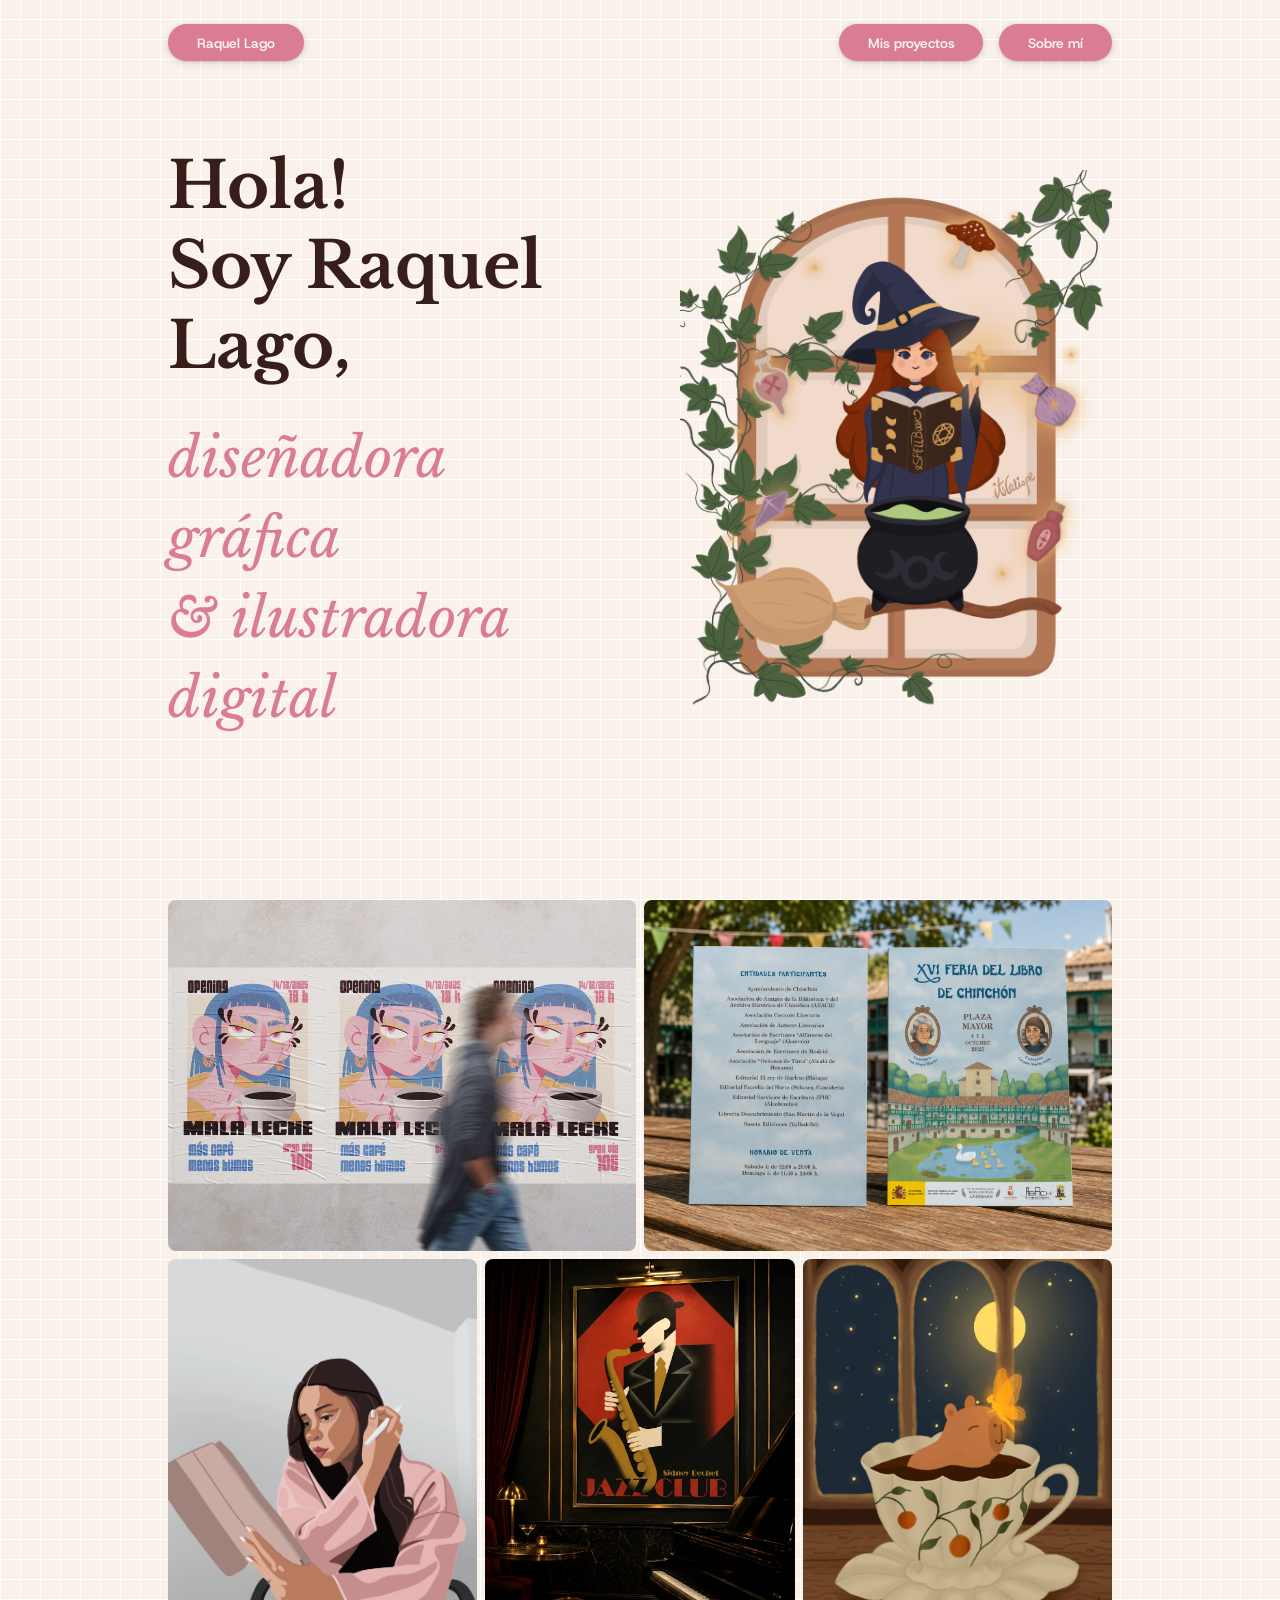
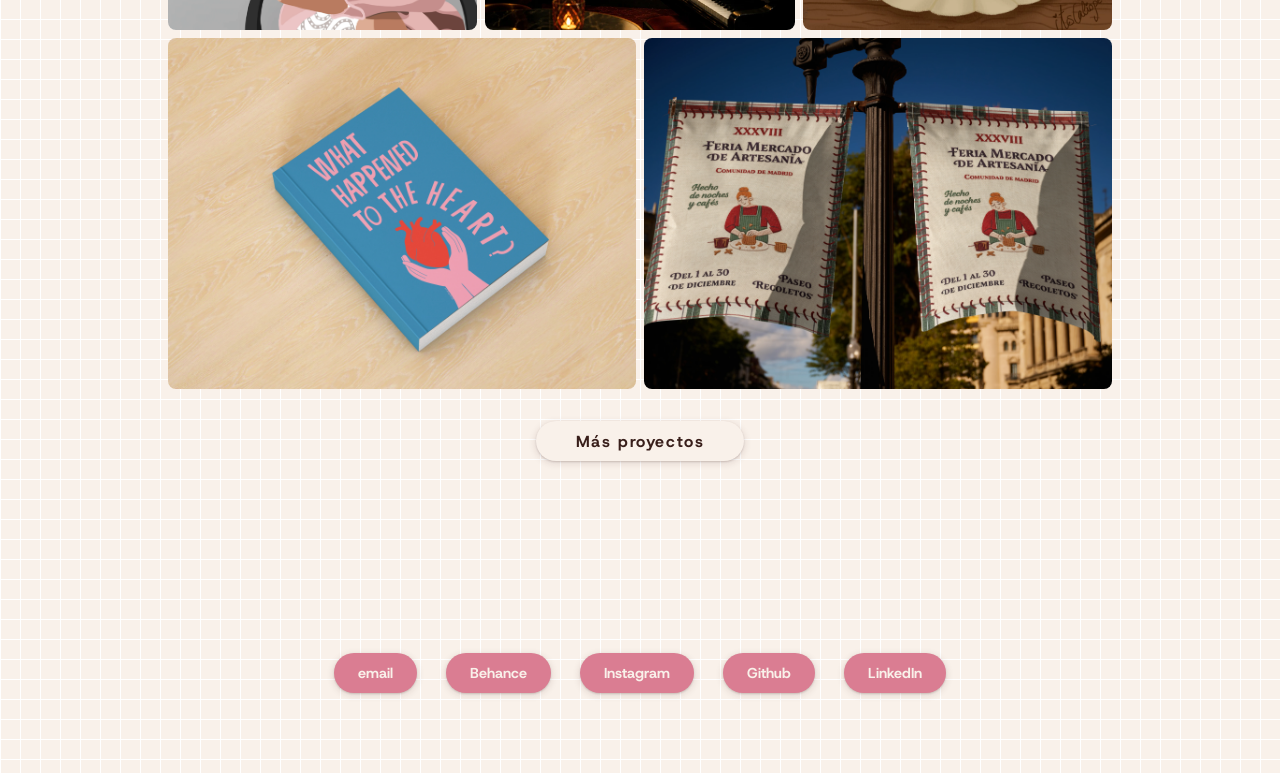
<file: index.html>
<!DOCTYPE html>
<html lang="es">
<head>
    <meta charset="UTF-8">
    <meta name="viewport" content="width=device-width, initial-scale=1.0">
    <link rel="preconnect" href="https://fonts.googleapis.com">
    <link rel="preconnect" href="https://fonts.gstatic.com" crossorigin>
    <link href="https://fonts.googleapis.com/css2?family=Libre+Baskerville:ital,wght@0,400;0,700;1,400&family=Host+Grotesk:ital,wght@0,300;0,400;0,500;0,600;0,700;1,300;1,400&display=swap" rel="stylesheet">
    <link rel="icon" type="favicon" href="img/icono_hada.png"/>
    <link rel="stylesheet" href="estilo/styles.css">
    <title>Raquel Lago</title>
</head>

<body>

<!-- NAV -------------------------------------------------------------------------------->
   
   <nav class="nav">
        <a href="index.html" class="enlace__index">
            <div class="nav__title-container">
                <p class="nav__title">Raquel Lago</p>
            </div>
        </a>
        <div class="menu__lista">
            <a href="mis_proyectos.html" class="nav__btn">Mis proyectos</a>
            <a href="sobre_mi.html" class="nav__btn">Sobre mí</a>
        </div>
    </nav>

<!-- HERO ---------------------------------------------------------------------------------->
    
	<section class="hero hero--index">
        <div class="hero__columna-texto">
            <div class="hero__titulo">
                <h1>Hola!<br>Soy Raquel Lago,</h1>
            </div>
            <div class="hero__subtitulo">
                <h2>diseñadora gráfica<br>& ilustradora digital</h2>
            </div>
        </div>
        <div class="hero__columna-imagen">
            <video
                class="hero__imagen"
                src="video/Penelope_video.webm"
                poster="img/preview/Penelope.png"
				title= "Ilustración animada Raquel Lago"
                muted
                loop
                playsinline
                preload="none">
            </video>
        </div>
    </section>

<!-- GALERÍA ---------------------------------------------------------------------------------->
    
	<section class="galeria">
        <div class="galeria__mosaico">
		
            <div class="galeria__fila galeria__fila--2col">
                <div class="galeria__imagen-contenedor">
                    <img src="img/preview/Preview1_index.webp" alt="Mala Leche - Raquel Lago">
                </div>
				 <div class="galeria__imagen-contenedor">
                    <img src="img/preview/Preview2_index.webp" alt="Feria del libro -  Raquel Lago">
                </div>
            </div>

            <div class="galeria__fila galeria__fila--3col">
                <div class="galeria__imagen-contenedor">
                    <img src="img/preview/Preview3_index.webp" alt="Retrato - Raquel Lago">
                </div>
                <div class="galeria__imagen-contenedor">
                    <img src="img/preview/Preview4_index.webp" alt="Jass Club - Raquel Lago">
                </div>
                <div class="galeria__imagen-contenedor">
                    <img src="img/preview/Preview5_index.webp" alt="Ilustracion Capibara - Raquel Lago">
                </div>
            </div>

            <div class="galeria__fila galeria__fila--2col">
                <div class="galeria__imagen-contenedor">
                    <img src="img/preview/Preview6_index.webp" alt="What Happened - Raquel Lago">
                </div>
                <div class="galeria__imagen-contenedor">
                    <img src="img/preview/Preview7_index.webp" alt="Feria Mercado de Artesania - Raquel Lago">
                </div>
            </div>

        </div>
    </section>

    <div class="galeria__button">
        <button type="button">
            <a href="mis_proyectos.html">Más proyectos</a>
        </button>
    </div>

<!-- FOOTER ---------------------------------------------------------------------------------->
    
	<footer>
        <div class="footer__container">
            <div class="footer__container-links">
                <a href="mailto:itscaliope.art@gmail.com" target="_blank">email</a>
                <a href="https://www.behance.net/itscaliope" target="_blank">Behance</a>
                <a href="https://www.instagram.com/itscaliope.art/" target="_blank">Instagram</a>
                <a href="#" target="_blank">Github</a>
                <a href="https://www.linkedin.com/in/itscaliope/" target="_blank">LinkedIn</a>
            </div>
        </div>
    </footer>

    <script src="js/script.js"></script>

</body>
</html>
</file>
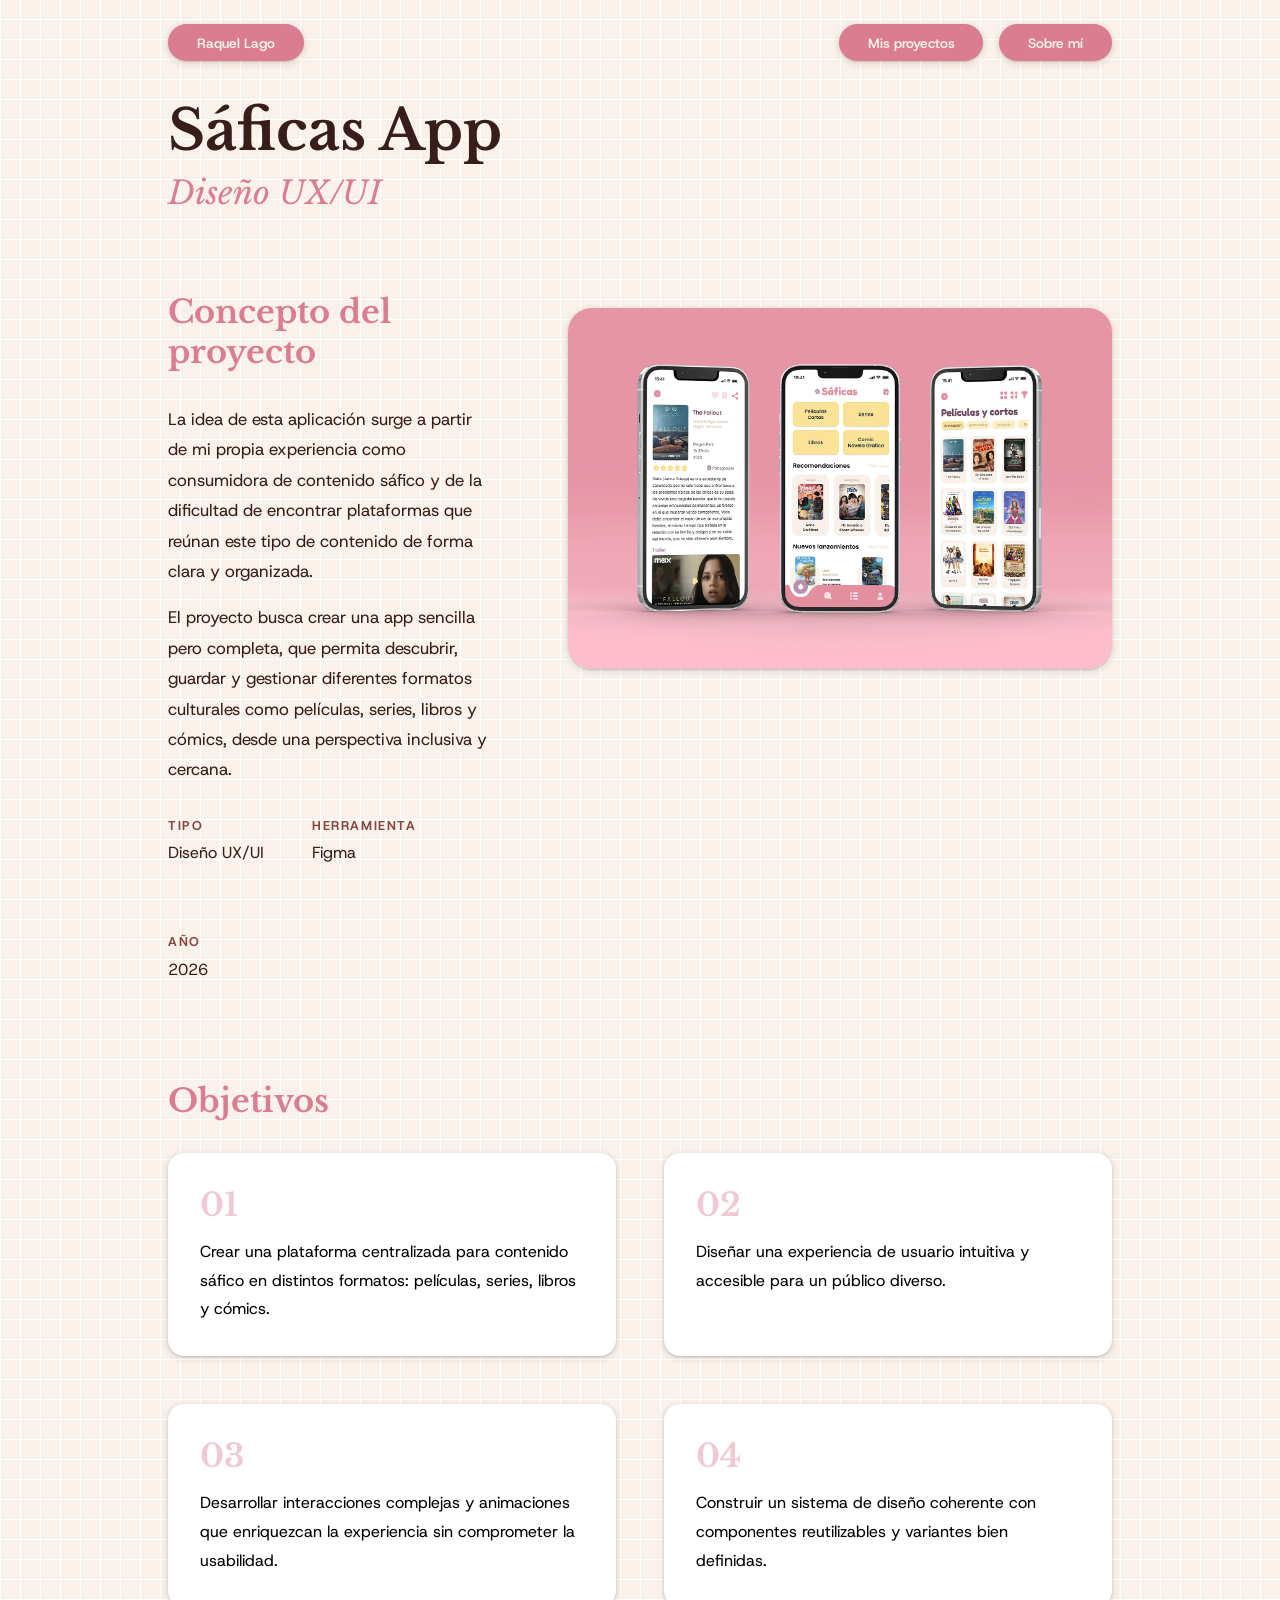
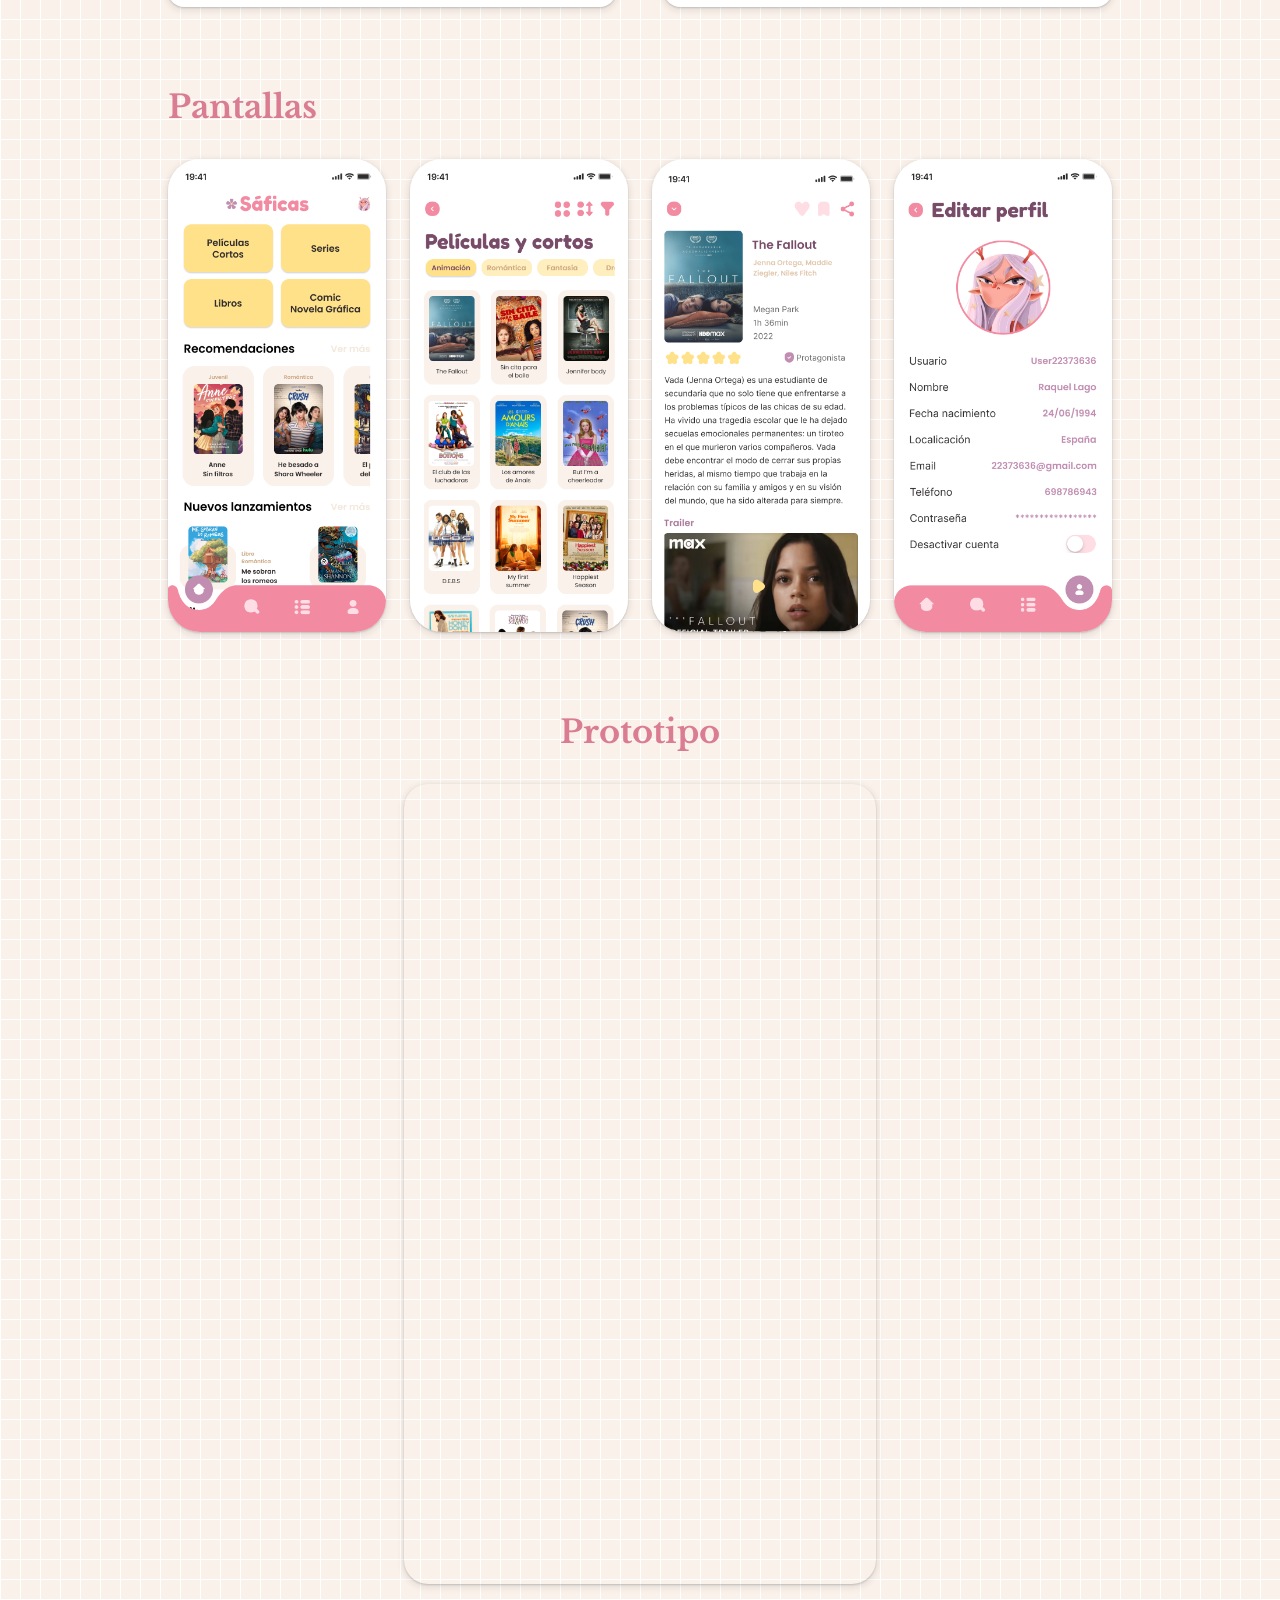
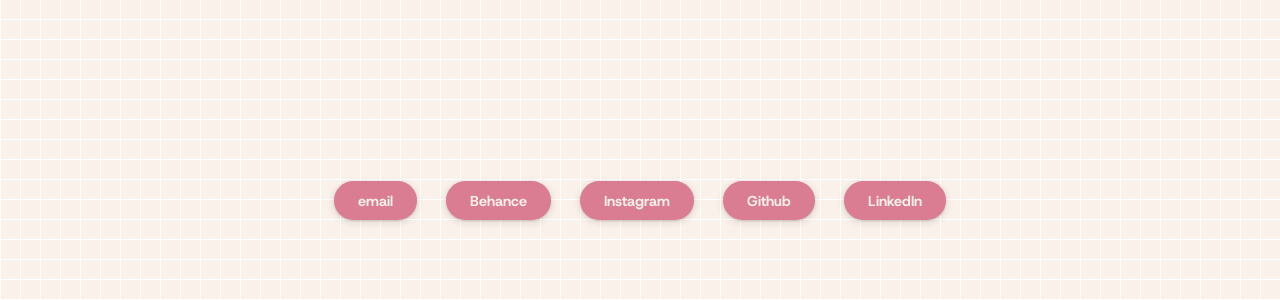
<file: app_saficas.html>
<!DOCTYPE html>
<html lang="es">
<head>
    <meta charset="UTF-8">
    <meta name="viewport" content="width=device-width, initial-scale=1.0">
    <link rel="preconnect" href="https://fonts.googleapis.com">
    <link rel="preconnect" href="https://fonts.gstatic.com" crossorigin>
    <link href="https://fonts.googleapis.com/css2?family=Libre+Baskerville:ital,wght@0,400;0,700;1,400&family=Host+Grotesk:ital,wght@0,300;0,400;0,500;0,600;0,700;1,300;1,400&display=swap" rel="stylesheet">
    <link rel="icon" type="favicon" href="img/icono_hada.png"/>
    <link rel="stylesheet" href="estilo/styles.css">
    <title>Sáficas App</title>
</head>

<body>

<!-- NAV ---------------------------------------------------------------------------------->
    
	<nav class="nav">
        <a href="index.html" class="enlace__index">
            <div class="nav__title-container">
                <p class="nav__title">Raquel Lago</p>
            </div>
        </a>
        <div class="menu__lista">
            <a href="mis_proyectos.html" class="nav__btn">Mis proyectos</a>
            <a href="sobre_mi.html" class="nav__btn">Sobre mí</a>
        </div>
    </nav>

<!-- HERO ---------------------------------------------------------------------------------->
	
	<section class="hero hero--proyectos">
        <div class="hero__columna-texto">
            <div class="hero__titulo">
                <h1>Sáficas App</h1>
            </div>
            <div class="hero__subtitulo">
                <h2>Diseño UX/UI</h2>
            </div>
        </div>
    </section>

<!-- DESCRIPCIÓN ---------------------------------------------------------------------------------->
    
	<section class="proyecto__descripcion">
        <div class="proyecto__descripcion-texto">
            <h3 class="proyecto__titulo">Concepto del proyecto</h3>
            <p>La idea de esta aplicación surge a partir de mi propia experiencia como consumidora de contenido sáfico y de la dificultad de
			encontrar plataformas que reúnan este tipo de contenido de forma clara y organizada.</p>
            <p>El proyecto busca crear una app sencilla pero completa, que permita descubrir, guardar y gestionar diferentes formatos culturales
			como películas, series, libros y cómics, desde una perspectiva inclusiva y cercana.</p>
            <div class="proyecto__meta">
                <div class="proyecto__meta-item">
                    <b>Tipo</b>
                    <p>Diseño UX/UI</p>
                </div>
                <div class="proyecto__meta-item">
                    <b>Herramienta</b>
                    <p>Figma</p>
                </div>
                <div class="proyecto__meta-item">
                    <b>Año</b>
                    <p>2026</p>
                </div>
            </div>
        </div>
        
		<div class="proyecto__descripcion-imagen">
            <img src="img/mis_proyectos/app_saficas/App_Mockup1.webp" alt="Sáficas App">
        </div>
    </section>

<!-- OBJETIVOS ---------------------------------------------------------------------------------->
    
	<section class="proyecto__objetivos">
        <h3 class="proyecto__titulo">Objetivos</h3>
        <div class="proyecto__objetivos-lista">
            <div class="proyecto__objetivo-item">
                <b>01</b>
                <p>Crear una plataforma centralizada para contenido sáfico en distintos formatos: películas, series, libros y cómics.</p>
            </div>
            <div class="proyecto__objetivo-item">
                <b>02</b>
                <p>Diseñar una experiencia de usuario intuitiva y accesible para un público diverso.</p>
            </div>
            <div class="proyecto__objetivo-item">
                <b>03</b>
                <p>Desarrollar interacciones complejas y animaciones que enriquezcan la experiencia sin comprometer la usabilidad.</p>
            </div>
            <div class="proyecto__objetivo-item">
                <b>04</b>
                <p>Construir un sistema de diseño coherente con componentes reutilizables y variantes bien definidas.</p>
            </div>
        </div>
    </section>

<!-- PANTALLAS ---------------------------------------------------------------------------------->
    
	<section class="proyecto__pantallas">
        <h3 class="proyecto__titulo">Pantallas</h3>
        <div class="proyecto__pantallas-fila">
            <div class="proyecto__pantalla-item">
                <img src="img/mis_proyectos/app_saficas/App_Saficas1.webp" alt="Sáficas App - Pantalla 1">
            </div>
            <div class="proyecto__pantalla-item">
                <img src="img/mis_proyectos/app_saficas/App_Saficas2.webp" alt="Sáficas App - Pantalla 2">
            </div>
            <div class="proyecto__pantalla-item">
                <img src="img/mis_proyectos/app_saficas/App_Saficas3.webp" alt="Sáficas App - Pantalla 3">
            </div>
            <div class="proyecto__pantalla-item">
                <img src="img/mis_proyectos/app_saficas/App_Saficas4.webp" alt="Sáficas App - Pantalla 4">
            </div>
        </div>
    </section>

<!-- PROTOTIPO ---------------------------------------------------------------------------------->
   
   <section class="proyecto__prototipo">
        <h3 class="proyecto__titulo">Prototipo</h3>
        <div class="proyecto__iframe-contenedor">
            <iframe
				title="Prototipo interactivo Sáficas App en Figma"
                src="https://www.figma.com/embed?embed_host=share&url=https%3A%2F%2Fwww.figma.com%2Fproto%2FI62gFlf0nlyMvo1swjI7Jo%2FSaficas-App%3Fnode-id%3D2582-989%26t%3DxFCFSTfsJ4HCnwXa-1"
                allowfullscreen>
            </iframe>
        </div>
    </section>

<!-- FOOTER ---------------------------------------------------------------------------------->
   
	<footer>
        <div class="footer__container">
            <div class="footer__container-links">
                <a href="mailto:itscaliope.art@gmail.com" target="_blank">email</a>
                <a href="https://www.behance.net/itscaliope" target="_blank">Behance</a>
                <a href="https://www.instagram.com/itscaliope.art/" target="_blank">Instagram</a>
                <a href="#" target="_blank">Github</a>
                <a href="https://www.linkedin.com/in/itscaliope/" target="_blank">LinkedIn</a>
            </div>
        </div>
    </footer>

</body>
</html>
</file>
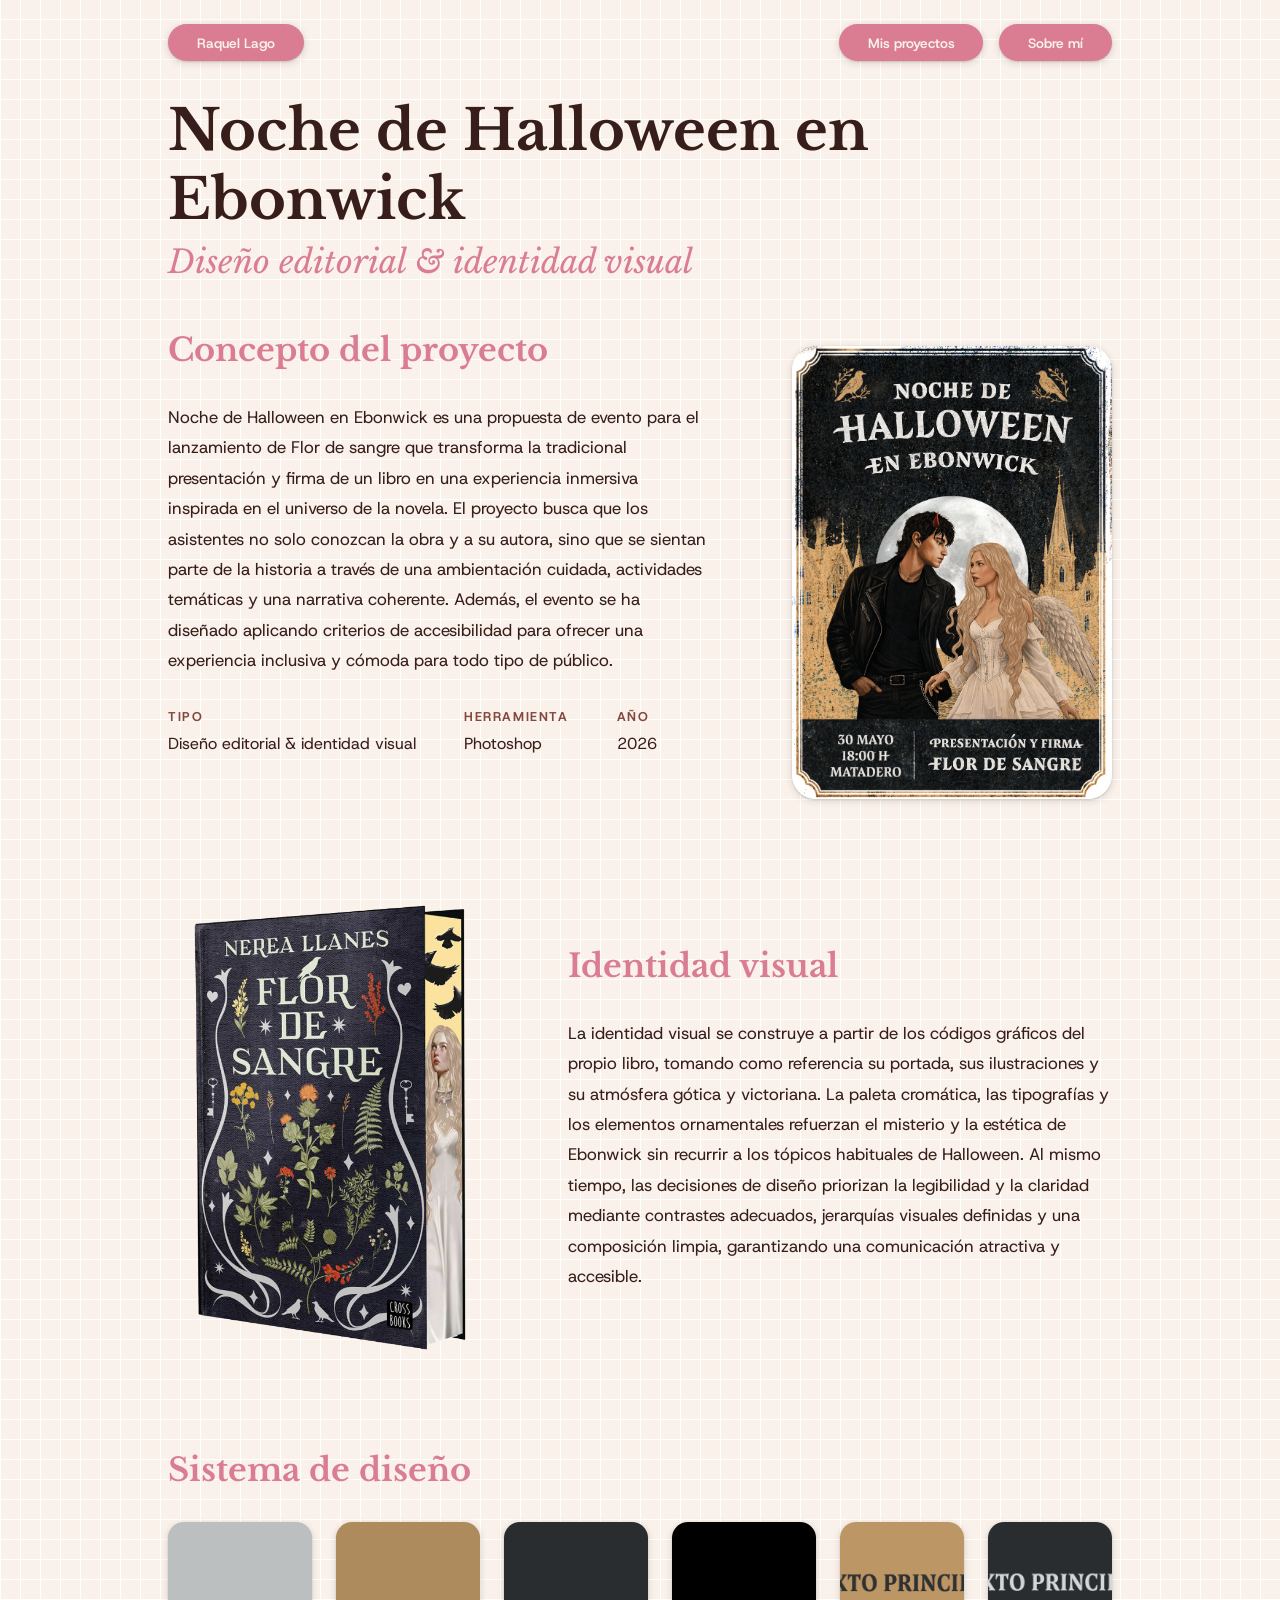
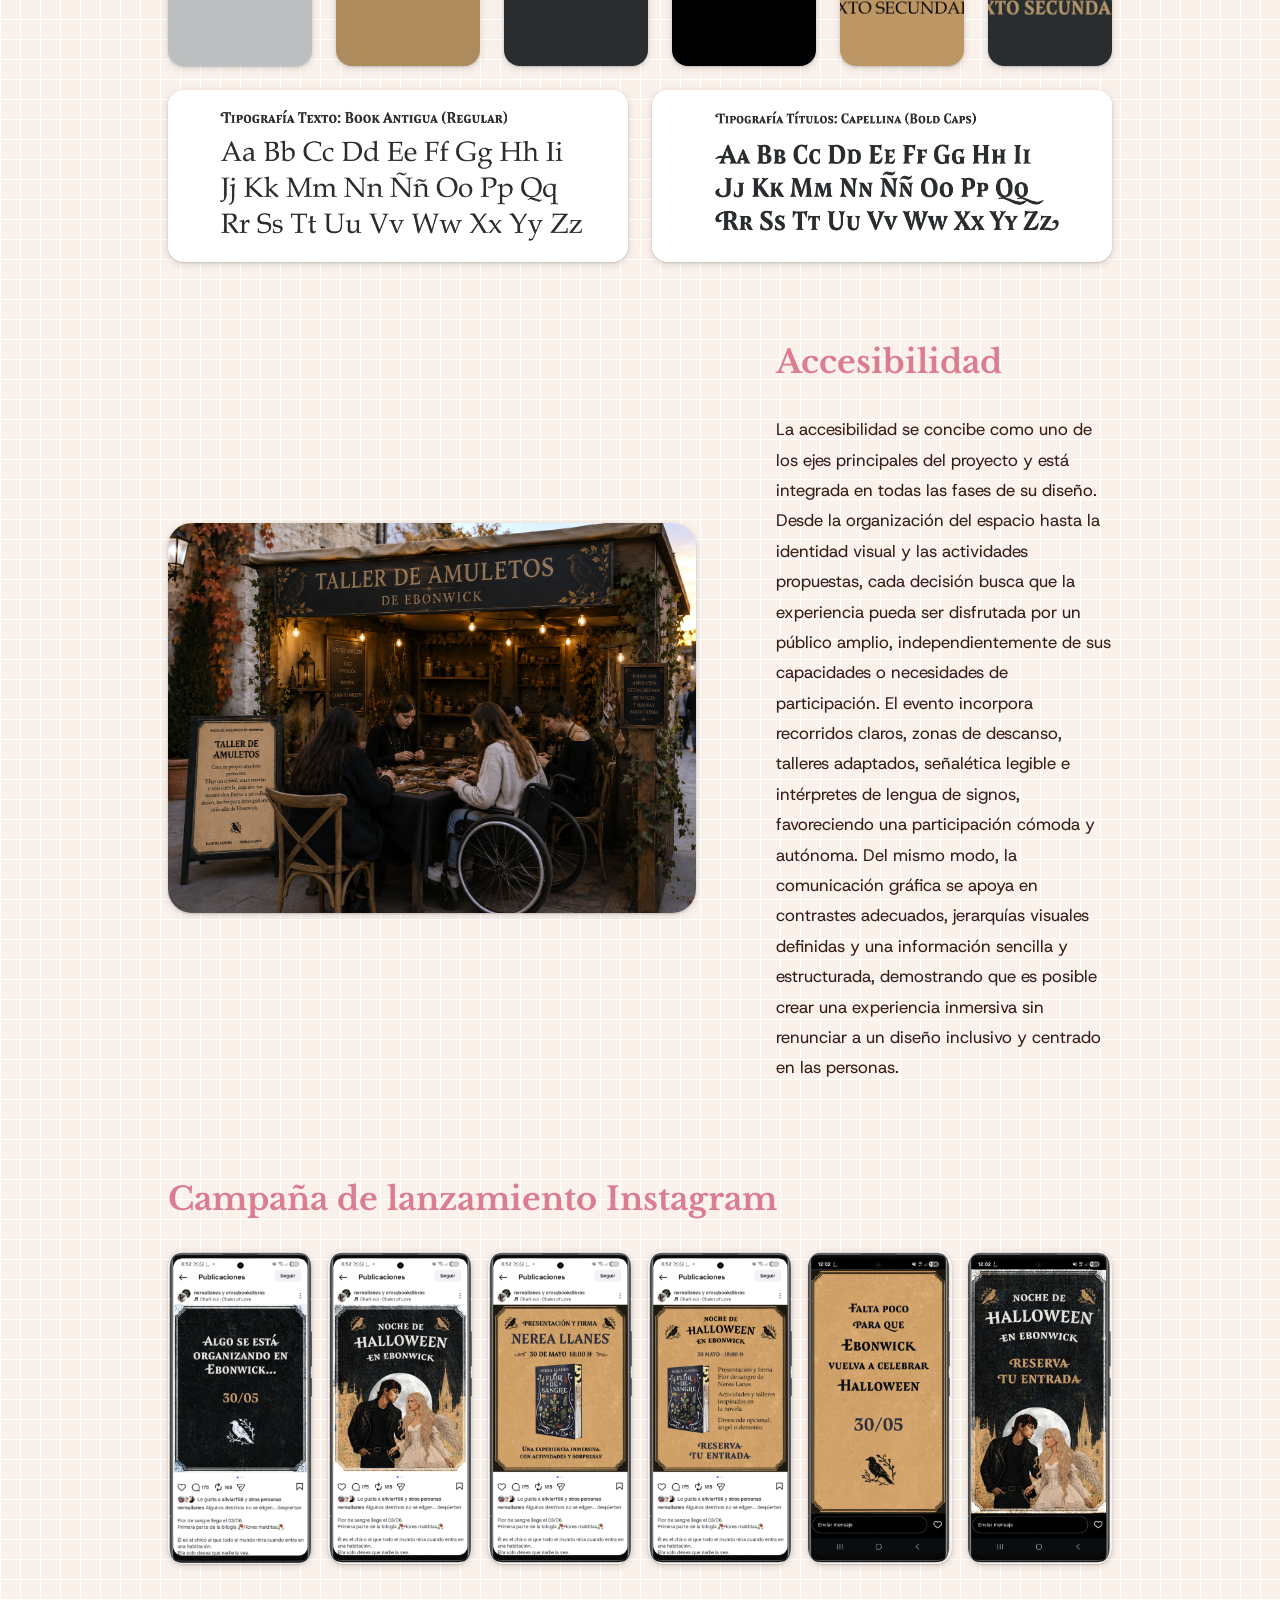
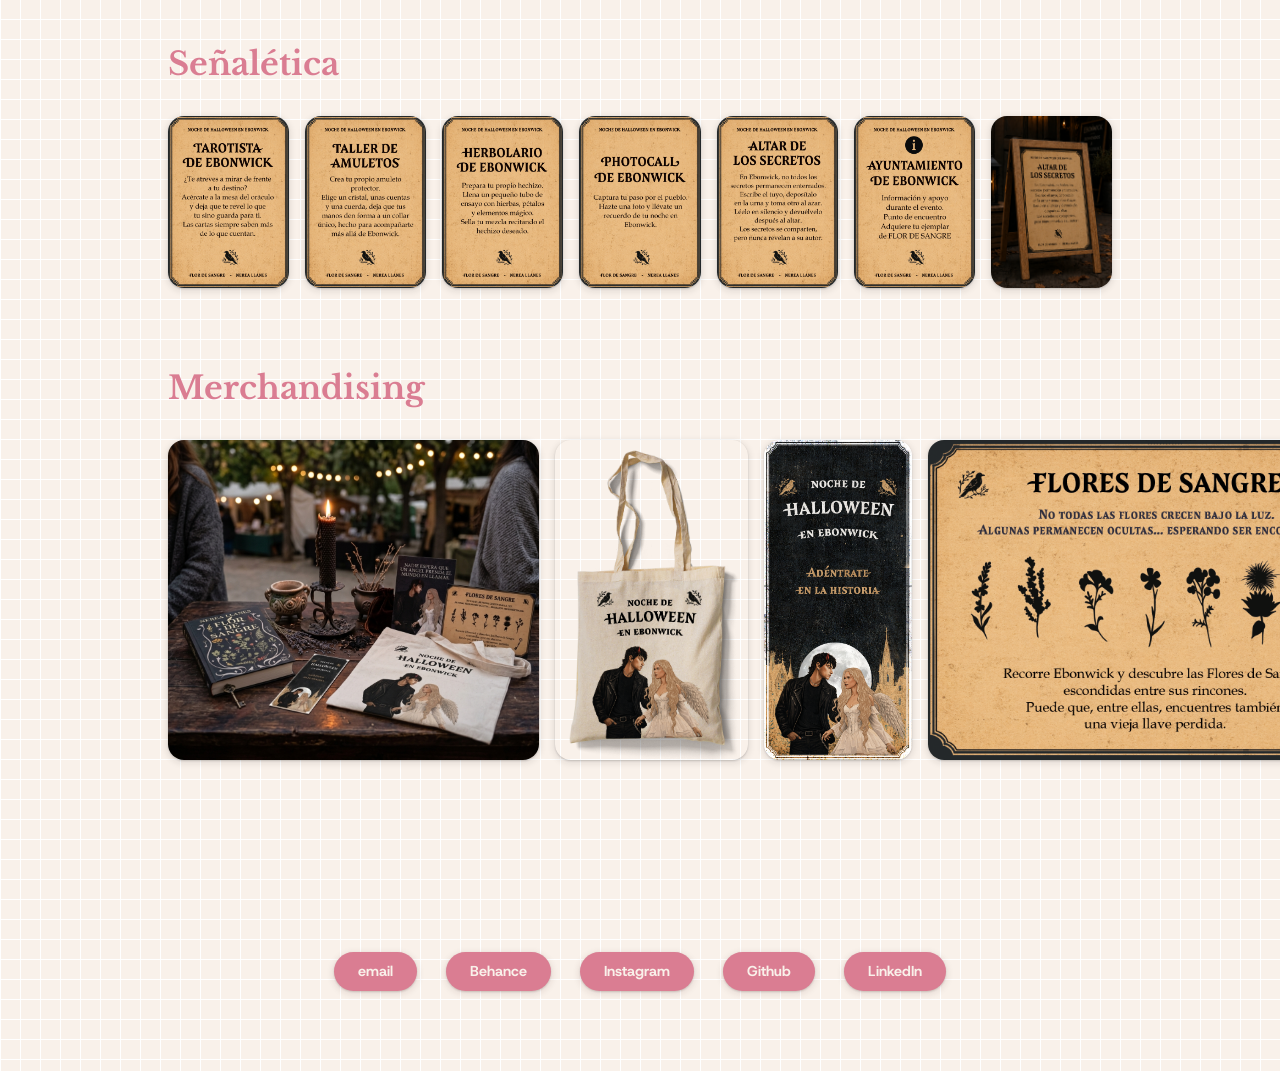
<file: ebonwick.html>
<!DOCTYPE html>
<html lang="es">
<head>
    <meta charset="UTF-8">
    <meta name="viewport" content="width=device-width, initial-scale=1.0">
    <link rel="preconnect" href="https://fonts.googleapis.com">
    <link rel="preconnect" href="https://fonts.gstatic.com" crossorigin>
    <link href="https://fonts.googleapis.com/css2?family=Libre+Baskerville:ital,wght@0,400;0,700;1,400&family=Host+Grotesk:ital,wght@0,300;0,400;0,500;0,600;0,700;1,300;1,400&display=swap" rel="stylesheet">
    <link rel="icon" type="favicon" href="img/icono_hada.png"/>
    <link rel="stylesheet" href="estilo/styles.css">
    <title>Ebonwick</title>
</head>

<body class="ebonwick">

<!-- NAV -------------------------------------------------------------------------------->
    
	<nav class="nav">
        <a href="index.html" class="enlace__index">
            <div class="nav__title-container">
                <p class="nav__title">Raquel Lago</p>
            </div>
        </a>
        <div class="menu__lista">
            <a href="mis_proyectos.html" class="nav__btn">Mis proyectos</a>
            <a href="sobre_mi.html" class="nav__btn">Sobre mí</a>
        </div>
    </nav>

<!-- HERO ---------------------------------------------------------------------------------->

    <section class="hero hero--proyectos">
        <div class="hero__columna-texto">
            <div class="hero__titulo">
                <h1>Noche de Halloween en Ebonwick</h1>
            </div>
            <div class="hero__subtitulo">
                <h2>Diseño editorial & identidad visual</h2>
            </div>
        </div>
    </section>

<!-- DESCRIPCIÓN ---------------------------------------------------------------------------------->

    <section class="proyecto__descripcion">
        <div class="proyecto__descripcion-texto">
            <h3 class="proyecto__titulo">Concepto del proyecto</h3>
            <p>Noche de Halloween en Ebonwick es una propuesta de evento para el lanzamiento de Flor de sangre que transforma la tradicional presentación
			y firma de un libro en una experiencia inmersiva inspirada en el universo de la novela. El proyecto busca que los asistentes no solo conozcan 
			la obra y a su autora, sino que se sientan parte de la historia a través de una ambientación cuidada, actividades temáticas y una narrativa 
			coherente. Además, el evento se ha diseñado aplicando criterios de accesibilidad para ofrecer una experiencia inclusiva y cómoda para todo 
			tipo de público.</p>
            <div class="proyecto__meta">
                <div class="proyecto__meta-item">
                    <b>Tipo</b>
                    <p>Diseño editorial & identidad visual</p>
                </div>
                <div class="proyecto__meta-item">
                    <b>Herramienta</b>
                    <p>Photoshop</p>
                </div>
                <div class="proyecto__meta-item">
                    <b>Año</b>
                    <p>2026</p>
                </div>
            </div>
        </div>
        <div class="proyecto__descripcion-imagen">
            <img src="img/mis_proyectos/ebonwick/Ebonwick_Cartel.webp" alt="Ebonwick — Noche de Halloween">
        </div>
    </section>

<!-- IDENTIDAD VISUAL ---------------------------------------------------------------------------------->

	<section class="proyecto__identidad">
		<div class="proyecto__identidad-imagen">
			<img src="img/mis_proyectos/ebonwick/Flor_de_sangre.webp" alt="Ebonwick — Identidad visual">
		</div>
		<div class="proyecto__identidad-texto">
			<h3 class="proyecto__titulo">Identidad visual</h3>
			<p>La identidad visual se construye a partir de los códigos gráficos del propio libro, tomando como referencia su portada, sus ilustraciones 
            y su atmósfera gótica y victoriana. La paleta cromática, las tipografías y los elementos ornamentales refuerzan el misterio y la estética de 
            Ebonwick sin recurrir a los tópicos habituales de Halloween. Al mismo tiempo, las decisiones de diseño priorizan la legibilidad y la claridad 
            mediante contrastes adecuados, jerarquías visuales definidas y una composición limpia, garantizando una comunicación atractiva y accesible.</p>
		</div>
	</section>

<!-- SISTEMA DE DISEÑO ---------------------------------------------------------------------------------->

    <section class="proyecto__sistema">
        <h3 class="proyecto__titulo">Sistema de diseño</h3>

        <div class="proyecto__sistema-fila1">
            <div class="proyecto__sistema-color" style="background-color: #bcbfbf;"></div>
            <div class="proyecto__sistema-color" style="background-color: #ae8b5d;"></div>
            <div class="proyecto__sistema-color" style="background-color: #292d2f;"></div>
            <div class="proyecto__sistema-color" style="background-color: #000000;"></div>
            
			<div class="proyecto__sistema-tipo">
                <img src="img/mis_proyectos/ebonwick/Ebonwick_sistema1.webp" alt="Sistema de diseño 1">
            </div>
            <div class="proyecto__sistema-tipo">
                <img src="img/mis_proyectos/ebonwick/Ebonwick_sistema2.webp" alt="Sistema de diseño 2">
            </div>
        </div>

        <div class="proyecto__sistema-fila2">
            <div class="proyecto__sistema-extra">
                <img src="img/mis_proyectos/ebonwick/Ebonwick_tipografia1.webp" alt="Tipografía 1">
            </div>
            <div class="proyecto__sistema-extra">
                <img src="img/mis_proyectos/ebonwick/Ebonwick_tipografia2.webp" alt="Tipografía 2">
            </div>
        </div>

    </section>

<!-- ACCESIBILIDAD ---------------------------------------------------------------------------------->
   
   <section class="proyecto__identidad">
        <div class="proyecto__accesibilidad-imagen">
            <img src="img/mis_proyectos/ebonwick/Ebonwick_caseta.webp" alt="Ebonwick — Accesibilidad">
        </div>
        <div class="proyecto__identidad-texto">
            <h3 class="proyecto__titulo">Accesibilidad</h3>
            <p>La accesibilidad se concibe como uno de los ejes principales del proyecto y está integrada en todas las fases de su diseño. 
			Desde la organización del espacio hasta la identidad visual y las actividades propuestas, cada decisión busca que la experiencia 
			pueda ser disfrutada por un público amplio, independientemente de sus capacidades o necesidades de participación. El evento incorpora 
			recorridos claros, zonas de descanso, talleres adaptados, señalética legible e intérpretes de lengua de signos, favoreciendo una 
			participación cómoda y autónoma. Del mismo modo, la comunicación gráfica se apoya en contrastes adecuados, jerarquías 
			visuales definidas y una información sencilla y estructurada, demostrando que es posible crear una experiencia inmersiva sin renunciar 
			a un diseño inclusivo y centrado en las personas.</p>
        </div>
    </section>
 
<!-- CAMPAÑA LANZAMIENTO ---------------------------------------------------------------------------------->

    <section class="proyecto__galeria-piezas">
        <h3 class="proyecto__titulo">Campaña de lanzamiento Instagram</h3>
        <div class="proyecto__galeria-fila">
            <div class="proyecto__galeria-item">
                <img src="img/mis_proyectos/ebonwick/Ebonwick_Instagram1.webp" alt="Instagram 1">
            </div>
            <div class="proyecto__galeria-item">
                <img src="img/mis_proyectos/ebonwick/Ebonwick_Instagram2.webp" alt="Instagram 2">
            </div>
            <div class="proyecto__galeria-item">
                <img src="img/mis_proyectos/ebonwick/Ebonwick_Instagram3.webp" alt="Instagram 3">
            </div>
            <div class="proyecto__galeria-item">
                <img src="img/mis_proyectos/ebonwick/Ebonwick_Instagram4.webp" alt="Instagram 4">
            </div>
            <div class="proyecto__galeria-item">
                <img src="img/mis_proyectos/ebonwick/Ebonwick_Instagram5.webp" alt="Instagram 5">
            </div>
            <div class="proyecto__galeria-item">
                <img src="img/mis_proyectos/ebonwick/Ebonwick_Instagram6.webp" alt="Instagram 6">
            </div>
        </div>
    </section>
 
<!-- SEÑALETICA ---------------------------------------------------------------------------------->

    <section class="proyecto__galeria-piezas">
        <h3 class="proyecto__titulo">Señalética</h3>
        <div class="proyecto__galeria-fila">
            <div class="proyecto__galeria-item">
                <img src="img/mis_proyectos/ebonwick/Ebonwick_Señaletica1.webp" alt="Señalética 1">
            </div>
            <div class="proyecto__galeria-item">
                <img src="img/mis_proyectos/ebonwick/Ebonwick_Señaletica2.webp" alt="Señalética 2">
            </div>
            <div class="proyecto__galeria-item">
                <img src="img/mis_proyectos/ebonwick/Ebonwick_Señaletica3.webp" alt="Señalética 3">
            </div>
            <div class="proyecto__galeria-item">
                <img src="img/mis_proyectos/ebonwick/Ebonwick_Señaletica4.webp" alt="Señalética 4">
            </div>
            <div class="proyecto__galeria-item">
                <img src="img/mis_proyectos/ebonwick/Ebonwick_Señaletica5.webp" alt="Señalética 5">
            </div>
            <div class="proyecto__galeria-item">
                <img src="img/mis_proyectos/ebonwick/Ebonwick_Señaletica6.webp" alt="Señalética 6">
            </div>
            <div class="proyecto__galeria-item">
                <img src="img/mis_proyectos/ebonwick/Ebonwick_Señaletica_Mockup.webp" alt="Señalética 7">
            </div>
        </div>
    </section>
	
<!-- MERCHANDISING ---------------------------------------------------------------------------------->
 
    <section class="proyecto__galeria-piezas">
        <h3 class="proyecto__titulo">Merchandising</h3>
        <div class="proyecto__galeria-fila proyecto__galeria-fila--merch">
            <div class="proyecto__galeria-item proyecto__galeria-item--auto">
                <img src="img/mis_proyectos/ebonwick/Ebonwick_merchandising.webp" alt="Merchandising">
            </div>
            <div class="proyecto__galeria-item proyecto__galeria-item--auto">
                <img src="img/mis_proyectos/ebonwick/Ebonwick_merchandising_Tote.webp" alt="Tote bag">
            </div>
            <div class="proyecto__galeria-item proyecto__galeria-item--auto">
                <img src="img/mis_proyectos/ebonwick/Ebonwick_merchandising_punto.webp" alt="Punto de libro">
            </div>
            <div class="proyecto__galeria-item proyecto__galeria-item--auto">
                <img src="img/mis_proyectos/ebonwick/Ebonwick_merchandising_actividad.webp" alt="Actividad">
            </div>
        </div>
    </section>
 

<!-- FOOTER ---------------------------------------------------------------------------------->
   
	<footer>
        <div class="footer__container">
            <div class="footer__container-links">
                <a href="mailto:itscaliope.art@gmail.com" target="_blank">email</a>
                <a href="https://www.behance.net/itscaliope" target="_blank">Behance</a>
                <a href="https://www.instagram.com/itscaliope.art/" target="_blank">Instagram</a>
                <a href="#" target="_blank">Github</a>
                <a href="https://www.linkedin.com/in/itscaliope/" target="_blank">LinkedIn</a>
            </div>
        </div>
    </footer>

</body>
</html>
</file>
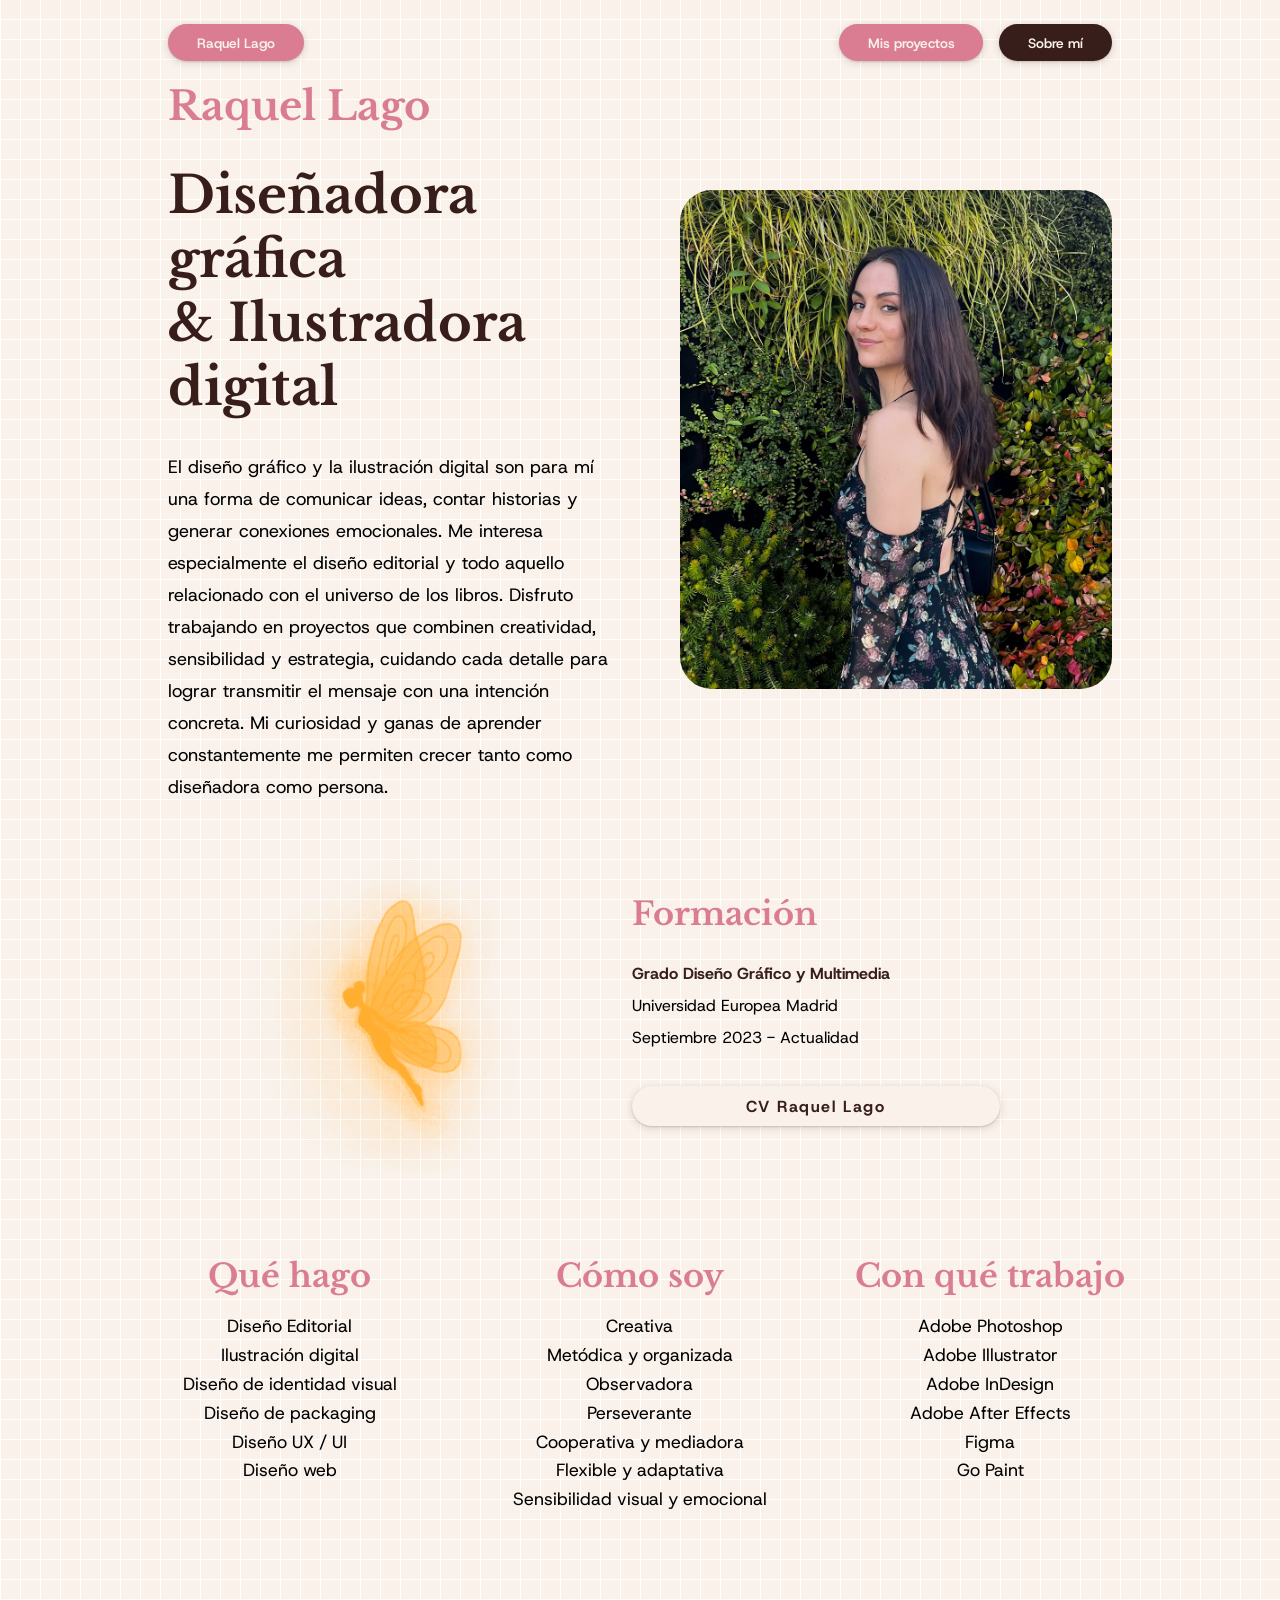
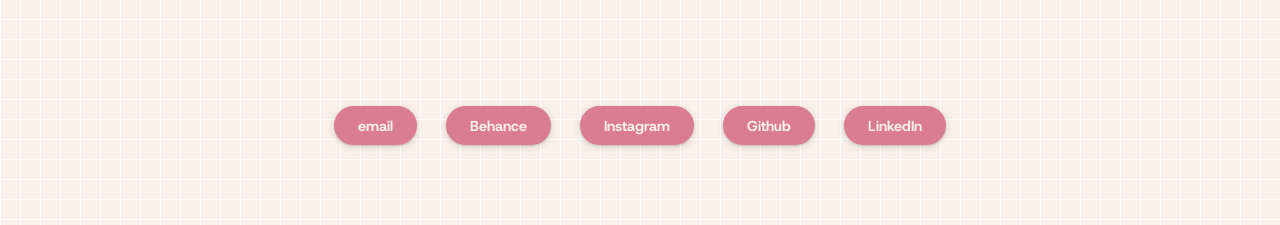
<file: sobre_mi.html>
<!DOCTYPE html>
<html lang="es">
<head>
    <meta charset="UTF-8">
    <meta name="viewport" content="width=device-width, initial-scale=1.0">
    <link rel="preconnect" href="https://fonts.googleapis.com">
    <link rel="preconnect" href="https://fonts.gstatic.com" crossorigin>
    <link href="https://fonts.googleapis.com/css2?family=Libre+Baskerville:ital,wght@0,400;0,700;1,400&family=Host+Grotesk:ital,wght@0,300;0,400;0,500;0,600;0,700;1,300;1,400&display=swap" rel="stylesheet">
    <link rel="icon" type="favicon" href="img/icono_hada.png"/>
    <link rel="stylesheet" href="estilo/styles.css">
    <title>Sobre mi</title>
</head>

<body>

<!-- NAV ---------------------------------------------------------------------------------->
    
	<nav class="nav">
        <a href="index.html" class="enlace__index">
            <div class="nav__title-container">
                <p class="nav__title">Raquel Lago</p>
            </div>
        </a>
        <div class="menu__lista">
            <a href="mis_proyectos.html" class="nav__btn">Mis proyectos</a>
            <a href="sobre_mi.html" class="nav__btn nav__btn--active">Sobre mí</a>
        </div>
    </nav>

<!-- HERO ---------------------------------------------------------------------------------->
    
	<section class="hero hero--sobre-mi">
        <div class="hero__columna-texto">
            <div class="hero__titulo">
                <h1>Raquel Lago</h1>
            </div>
            <div class="hero__subtitulo">
                <h2>Diseñadora gráfica<br>& Ilustradora digital</h2>
            </div>
            <p class="hero__texto">El diseño gráfico y la ilustración digital son para mí una forma de comunicar ideas, contar historias
            y generar conexiones emocionales. Me interesa especialmente el diseño editorial y todo aquello relacionado con el universo de los libros.
            Disfruto trabajando en proyectos que combinen creatividad, sensibilidad y estrategia, cuidando cada detalle para lograr transmitir el mensaje con una
            intención concreta. Mi curiosidad y ganas de aprender constantemente me permiten crecer tanto como diseñadora como persona.</p>
        </div>
        <div class="hero__columna-imagen">
            <img src="img/sobre_mi/Foto_Autora.webp" alt="Foto Autora Raquel Lago" class="hero__imagen">
        </div>
    </section>

<!-- EDUCACIÓN ---------------------------------------------------------------------------------->
    
	<section class="educacion">
        <div>
            <img class="educacion__imagen" src="img/sobre_mi/capibara_hada.png" alt="Icono Hada">
        </div>
        <div class="educacion__contenedor-texto">
            <h3>Formación</h3>
            <ul class="educacion__lista">
                <li class="educacion__lista-item">
                    <b>Grado Diseño Gráfico y Multimedia</b><br>
                    Universidad Europea Madrid<br>
                    Septiembre 2023 - Actualidad
                </li>
                <li class="educacion__lista-item">
                    <button type="button">
                        <a href="https://drive.google.com/file/d/1PTSI2xoQ4A6C2AeWRGxVE4GYpYPGZPY0/view?usp=sharing"
                            target="_blank">CV Raquel Lago</a>
                    </button>
                </li>
            </ul>
        </div>
    </section>

<!-- SKILLS ---------------------------------------------------------------------------------->
    
	<section class="cv">
        <div class="cv__bloque">
            <h3>Qué hago</h3>
            <ul class="cv__habilidades-lista">
                <li>Diseño Editorial</li>
                <li>Ilustración digital</li>
                <li>Diseño de identidad visual</li>
                <li>Diseño de packaging</li>
                <li>Diseño UX / UI</li>
                <li>Diseño web</li>
            </ul>
        </div>
        
		<div class="cv__bloque">
            <h3>Cómo soy</h3>
            <ul class="cv__habilidades-lista">
                <li>Creativa</li>
                <li>Metódica y organizada</li>
                <li>Observadora</li>
                <li>Perseverante</li>
                <li>Cooperativa y mediadora</li>
                <li>Flexible y adaptativa</li>
                <li>Sensibilidad visual y emocional</li>
            </ul>
        </div>
        
		<div class="cv__bloque">
            <h3>Con qué trabajo</h3>
            <ul class="cv__habilidades-lista">
                <li>Adobe Photoshop</li>
                <li>Adobe Illustrator</li>
                <li>Adobe InDesign</li>
                <li>Adobe After Effects</li>
                <li>Figma</li>
                <li>Go Paint</li>
            </ul>
        </div>
    </section>

<!-- FOOTER ---------------------------------------------------------------------------------->
    
	<footer>
        <div class="footer__container">
            <div class="footer__container-links">
                <a href="mailto:itscaliope.art@gmail.com" target="_blank">email</a>
                <a href="https://www.behance.net/itscaliope" target="_blank">Behance</a>
                <a href="https://www.instagram.com/itscaliope.art/" target="_blank">Instagram</a>
                <a href="#" target="_blank">Github</a>
                <a href="https://www.linkedin.com/in/itscaliope/" target="_blank">LinkedIn</a>
            </div>
        </div>
    </footer>

</body>
</html>
</file>
<file: estilo/styles.css>
/* VARIABLES >>>>>>>>>>>>>>>>>>>>>>>>>>>>>>>>>>>>>>>>>>>>>>>>>>>>>>>>>>>>>>>>>>>>>>>>>>>>>>>>>
>>>>>>>>>>>>>>>>>>>>>>>>>>>>>>>>>>>>>>>>>>>>>>>>>>>>>>>>>>>>>>>>>>>>>>>>>>>>>>>>>>>>>>>>>>> */

:root {
    --color-madera-oscura:  #381E1A;
    --color-madera-clara:   #84473d;
    --color-arena:          #F9F1EA;
    --color-tulipan:        #DA7D92;

    --tipografia-textos:    'Host Grotesk', sans-serif;
    --tipografia-titulos:   'Libre Baskerville', serif;
}


/* RESET >>>>>>>>>>>>>>>>>>>>>>>>>>>>>>>>>>>>>>>>>>>>>>>>>>>>>>>>>>>>>>>>>>>>>>>>>>>>>>>>>>>>>
>>>>>>>>>>>>>>>>>>>>>>>>>>>>>>>>>>>>>>>>>>>>>>>>>>>>>>>>>>>>>>>>>>>>>>>>>>>>>>>>>>>>>>>>>>> */

* {
    box-sizing: border-box;
    padding: 0;
    margin: 0;
    font-family: var(--tipografia-textos);
    font-size: 16px;
}

body {
    background:
        linear-gradient(90deg, #ffffff 1px, transparent 1px),
        linear-gradient(0deg, #ffffff 1px, transparent 1px);
    background-size: 20px 20px;
    background-color: var(--color-arena);
}

h1, h2, h3, h4, h5, h6 { 
	font-family: var(--tipografia-titulos);
}

ul, li {
	list-style: none; 
}

a {
    text-decoration: none;
    color: var(--color-madera-oscura);
}

img {
    max-width: 100%;
}

button {
    font-family: inherit;
    cursor: pointer;
}

/* NAV >>>>>>>>>>>>>>>>>>>>>>>>>>>>>>>>>>>>>>>>>>>>>>>>>>>>>>>>>>>>>>>>>>>>>>>>>>>>>>>>>>>>>>>
>>>>>>>>>>>>>>>>>>>>>>>>>>>>>>>>>>>>>>>>>>>>>>>>>>>>>>>>>>>>>>>>>>>>>>>>>>>>>>>>>>>>>>>>>>> */

.nav {
    position: fixed;
    top: 0;
    left: 0;
    width: 100%;
    z-index: 500;
    display: flex;
    align-items: center;
    justify-content: space-between;
    padding: 1.5rem 10.5rem;
}

.nav__title-container {
    display: flex;
    align-items: center;
    background-color: var(--color-tulipan);
    border-radius: 1.5rem;
    box-shadow: 0px 1px 2px 0px #381E1A30, 0px 2px 6px 2px #381E1A15;
    transition: background-color 0.2s;
}

.nav__title-container:hover { 
	background-color: var(--color-madera-oscura);
}

.nav__title {
    font-size: 0.85rem;
    font-weight: 600;
    color: var(--color-arena);
    padding: 0.6rem 1.8rem;
}

.menu__lista {
    display: flex;
    gap: 1rem;
}

.nav__btn {
    background-color: var(--color-tulipan);
    color: var(--color-arena);
    font-size: 0.85rem;
    font-weight: 600;
    padding: 0.6rem 1.8rem;
    border-radius: 1.5rem;
    box-shadow: 0px 1px 2px 0px #381E1A30, 0px 2px 6px 2px #381E1A15;
    transition: background-color 0.2s;
}

.nav__btn:hover, .nav__btn--active { 
	background-color: var(--color-madera-oscura); 
}

/* HERO >>>>>>>>>>>>>>>>>>>>>>>>>>>>>>>>>>>>>>>>>>>>>>>>>>>>>>>>>>>>>>>>>>>>>>>>>>>>>>>>>>>>>>
>>>>>>>>>>>>>>>>>>>>>>>>>>>>>>>>>>>>>>>>>>>>>>>>>>>>>>>>>>>>>>>>>>>>>>>>>>>>>>>>>>>>>>>>>>> */

.hero {
    display: flex;
    flex-direction: row;
    align-items: center;
    gap: 4rem;
    margin: 4rem 10.5rem 0 10.5rem;
    min-height: calc(100vh - 9rem);
}

.hero__columna-texto {
    display: flex;
    flex-direction: column;
    flex: 1;
}

.hero__columna-imagen { flex: 0 0 auto; }

.hero__titulo h1 {
    font-size: 2.5rem;
    color: var(--color-tulipan);
    margin-bottom: 2rem;
}

.hero__subtitulo h2 {
    font-size: 3.2rem;
    color: var(--color-madera-oscura);
    line-height: 4rem;
    margin-top: 0rem;
}

.hero__texto {
    font-size: 1.12rem;
    line-height: 2rem;
    margin-top: 2rem;
    max-width: 37rem;
}

.hero__imagen { width: 27rem; }

/* Variante index >>>>>>>>>>>>>>>>>>>>>>>>>>>>>>>>>>>>>>>>>>>>>>>>>>>>> */
.hero {
    display: flex;
    flex-direction: row;
    align-items: center;
    gap: 4rem;
    margin: 4rem 10.5rem 0 10.5rem;
    min-height: calc(100vh - 9rem); /* ← cámbialo por esto: */
}

.hero--index .hero__titulo h1 {
    font-size: 4rem;
    color: var(--color-madera-oscura);
    line-height: 5rem;
}

.hero--index .hero__subtitulo h2 {
    font-size: 3.4rem;
    font-style: italic;
    font-weight: 400;
    color: var(--color-tulipan);
    line-height: 5rem;
}

/* Variante sobre mí >>>>>>>>>>>>>>>>>>>>>>>>>>>>>>>>>>>>>>>>>>>>>>>>>>>>> */
.hero--sobre-mi .hero__imagen {
	border-radius: 2rem; 
}

/* Variante proyectos >>>>>>>>>>>>>>>>>>>>>>>>>>>>>>>>>>>>>>>>>>>>>>>>>>>>> */
.hero--proyectos {
    min-height: 20vh;
    align-items: flex-start;
    padding-top: 2rem;
}

.hero--proyectos .hero__titulo h1 {
    font-size: 3.5rem;
    color: var(--color-madera-oscura);
    margin-bottom: 0.3rem;
}

.hero--proyectos .hero__subtitulo h2 {
    font-size: 2rem;
    font-style: italic;
    font-weight: 400;
    color: var(--color-tulipan);
    line-height: 2.5rem;
    margin-top: 0.2rem;
}

/* GALERIA >>>>>>>>>>>>>>>>>>>>>>>>>>>>>>>>>>>>>>>>>>>>>>>>>>>>>>>>>>>>>>>>>>>>>>>>>>>>>>>>>>>
>>>>>>>>>>>>>>>>>>>>>>>>>>>>>>>>>>>>>>>>>>>>>>>>>>>>>>>>>>>>>>>>>>>>>>>>>>>>>>>>>>>>>>>>>>> */

.galeria {
    margin-top: 5rem;
    margin-left: 10.5rem;
    margin-right: 10.5rem;
}

.galeria__mosaico {
    display: flex;
    flex-direction: column;
    gap: 0.5rem;
}

.galeria__fila {
    display: flex;
    gap: 0.5rem;
}

.galeria__imagen-contenedor {
    overflow: hidden;
    border-radius: 0.5rem;
    flex: 1;
}

.galeria__imagen-contenedor img {
    width: 100%;
    height: 100%;
    object-fit: cover;
    display: block;
    transition: scale 400ms;
}

.galeria__imagen-contenedor:hover img {
	scale: 105%; 
}

.galeria__fila--2col .galeria__imagen-contenedor img { 
	aspect-ratio: 4 / 3; 
}
.galeria__fila--3col .galeria__imagen-contenedor img { 
	aspect-ratio: 2.5 / 3; 
}

.galeria__button {
    display: flex;
    justify-content: center;
    margin-top: 2rem;
}

.galeria__button button {
    border-radius: 1.5rem;
    border: none;
    padding: 0.6rem 2.5rem;
    background-color: var(--color-arena);
    box-shadow: 0px 1px 2px 0px #381E1A30, 0px 2px 6px 2px #381E1A15;
    transition: background-color 0.2s;
    cursor: pointer;
}

.galeria__button button:hover { 
	background-color: var(--color-madera-oscura);
}

.galeria__button button a {
    font-weight: 700;
    letter-spacing: 0.1rem;
    color: var(--color-madera-oscura);
}

.galeria__button button:hover a {
	color: var(--color-arena); 
}

/* MIS PROYECTOS >>>>>>>>>>>>>>>>>>>>>>>>>>>>>>>>>>>>>>>>>>>>>>>>>>>>>>>>>>>>>>>>>>>>>>>>>>>>>
>>>>>>>>>>>>>>>>>>>>>>>>>>>>>>>>>>>>>>>>>>>>>>>>>>>>>>>>>>>>>>>>>>>>>>>>>>>>>>>>>>>>>>>>>>> */

.proyectos {
    margin: 0 10.5rem 8rem 10.5rem;
    display: flex;
    flex-direction: column;
    gap: 5rem;
}

.proyectos__fila {
    display: flex;
    gap: 6rem;
}

.proyectos__fila .proyectos__item { flex: 1; }

.proyectos__item {
    display: flex;
    flex-direction: column;
    gap: 0.8rem;
    color: var(--color-madera-oscura);
    transition: transform 0.3s;
}

.proyectos__item:hover {
	transform: translateY(-4px);
}

.proyectos__info h3 {
    font-size: 1.9rem;
    color: var(--color-madera-oscura);
}

.proyectos__info p {
    font-size: 1.4rem;
    font-family: var(--tipografia-titulos);
    font-style: italic;
    color: var(--color-tulipan);
    margin-top: 0.6rem;
}

.proyectos__imagen-contenedor {
    overflow: hidden;
    border-radius: 1rem;
    box-shadow: 0px 1px 2px 0px #1e1e1e30, 0px 2px 6px 2px #1e1e1e15;
}

.proyectos__imagen-contenedor img {
    width: 100%;
    display: block;
    object-fit: cover;
    transition: scale 400ms;
}

.proyectos__item:hover .proyectos__imagen-contenedor img { 
	scale: 103%;
}

.proyectos__imagen--cuadrado img  { 
	aspect-ratio: 1 / 1;
}

.proyectos__imagen--vertical img  { 
	aspect-ratio: 3 / 4;
}

/* EDUCACION >>>>>>>>>>>>>>>>>>>>>>>>>>>>>>>>>>>>>>>>>>>>>>>>>>>>>>>>>>>>>>>>>>>>>>>>>>>>>>>>>
>>>>>>>>>>>>>>>>>>>>>>>>>>>>>>>>>>>>>>>>>>>>>>>>>>>>>>>>>>>>>>>>>>>>>>>>>>>>>>>>>>>>>>>>>>> */

.educacion {
    display: flex;
    flex-wrap: wrap;
    justify-content: center;
    align-items: center;
    gap: 4rem;
    margin-top: 2rem;
}

.educacion__imagen {
	width: 20rem;
}

.educacion__contenedor-texto { 
	width: 25rem;
}

.educacion__contenedor-texto h3 {
    font-size: 2rem;
    color: var(--color-tulipan);
}

.educacion__lista {
	margin-top: 1rem;
}

.educacion__lista-item {
    padding: 0.5rem 0;
    line-height: 2rem;
}

.educacion__contenedor-texto b {
    color: var(--color-madera-oscura);
    font-weight: 700;
}

.educacion button {
    border-radius: 1.5rem;
    border: none;
    width: 23rem;
    padding: 0.6rem;
    margin-top: 1rem;
    background-color: var(--color-arena);
    box-shadow: 0px 1px 2px 0px #381E1A30, 0px 2px 6px 2px #381E1A15;
    transition: background-color 0.2s;
    cursor: pointer;
}

.educacion button:hover {
	background-color: var(--color-madera-oscura);
}

.educacion button a {
    font-weight: 700;
    letter-spacing: 0.1rem;
    color: var(--color-madera-oscura);
}

.educacion button:hover a {
	color: var(--color-arena);
}

/* CV / SKILLS >>>>>>>>>>>>>>>>>>>>>>>>>>>>>>>>>>>>>>>>>>>>>>>>>>>>>>>>>>>>>>>>>>>>>>>>>>>>>>>
>>>>>>>>>>>>>>>>>>>>>>>>>>>>>>>>>>>>>>>>>>>>>>>>>>>>>>>>>>>>>>>>>>>>>>>>>>>>>>>>>>>>>>>>>>> */

.cv {
    display: flex;
    flex-wrap: wrap;
    justify-content: center;
    margin-top: 5rem;
    gap: 3.5rem;
    text-align: center;
}

.cv__bloque {
	width: 23vw;
}

.cv h3 {
    font-size: 2rem;
    color: var(--color-tulipan);
    margin-bottom: 1rem;
}

.cv__habilidades-lista {
	margin-top: 0.5rem;
}

.cv li {
    font-size: 1.1rem;
    line-height: 1.8rem;
}


/* DESCRIPCIÓN PROYECTO >>>>>>>>>>>>>>>>>>>>>>>>>>>>>>>>>>>>>>>>>>>>>>>>>>>>>>>>>>>>>>>>>>>>>>
>>>>>>>>>>>>>>>>>>>>>>>>>>>>>>>>>>>>>>>>>>>>>>>>>>>>>>>>>>>>>>>>>>>>>>>>>>>>>>>>>>>>>>>>>>> */

.proyecto__descripcion {
    display: flex;
    flex-wrap: wrap;
    gap: 5rem;
    justify-content: flex-start;
    align-items: flex-start;
    margin: 3rem 10.5rem 5rem 10.5rem;
}

.proyecto__descripcion-texto {
    flex: 1;
    min-width: 20rem;
    max-width: 36rem;
}

.proyecto__titulo {
    font-size: 2rem;
    color: var(--color-tulipan);
    margin-bottom: 2rem;
}

.proyecto__descripcion-texto p {
    font-size: 1.05rem;
    line-height: 1.9rem;
    color: var(--color-madera-oscura);
    margin-bottom: 1rem;
}

.proyecto__meta {
    display: flex;
    gap: 3rem;
    margin-top: 2rem;
    flex-wrap: wrap;
}

.proyecto__meta-item b {
    display: block;
    font-size: 0.8rem;
    font-weight: 700;
    letter-spacing: 0.1rem;
    text-transform: uppercase;
    color: var(--color-madera-clara);
    margin-bottom: 0.3rem;
}

.proyecto__meta-item p {
    font-size: 1rem;
    color: var(--color-madera-oscura);
}

.proyecto__descripcion-imagen {
    margin-top: 1rem;
}

.proyecto__descripcion-imagen img {
    width: 34rem;
    border-radius: 1.5rem;
    box-shadow: 0px 1px 2px 0px #1e1e1e30, 0px 2px 6px 2px #1e1e1e15;
}

.ebonwick .proyecto__descripcion-imagen img {
	width: 20rem;
}

/* OBJETIVOS >>>>>>>>>>>>>>>>>>>>>>>>>>>>>>>>>>>>>>>>>>>>>>>>>>>>>>>>>>>>>>>>>>>>>>>>>>>>>>>>>
>>>>>>>>>>>>>>>>>>>>>>>>>>>>>>>>>>>>>>>>>>>>>>>>>>>>>>>>>>>>>>>>>>>>>>>>>>>>>>>>>>>>>>>>>>> */

.proyecto__objetivos {
    margin: 0 10.5rem 5rem 10.5rem;
}

.proyecto__objetivos-lista {
    display: grid;
    grid-template-columns: repeat(2, 1fr);
    gap: 3rem;
}

.proyecto__objetivo-item {
    background-color: white;
    border-radius: 1rem;
    padding: 2rem;
    box-shadow: 0px 1px 2px 0px #1e1e1e30, 0px 2px 6px 2px #1e1e1e15;
}

.proyecto__objetivo-item b {
    display: block;
    font-size: 2rem;
    color: var(--color-tulipan);
    opacity: 0.4;
    margin-bottom: 0.8rem;
    font-family: var(--tipografia-titulos);
}

.proyecto__objetivo-item p {
    font-size: 1rem;
    line-height: 1.8rem;
}

/* PANTALLAS >>>>>>>>>>>>>>>>>>>>>>>>>>>>>>>>>>>>>>>>>>>>>>>>>>>>>>>>>>>>>>>>>>>>>>>>>>>>>>>>>
>>>>>>>>>>>>>>>>>>>>>>>>>>>>>>>>>>>>>>>>>>>>>>>>>>>>>>>>>>>>>>>>>>>>>>>>>>>>>>>>>>>>>>>>>>> */

.proyecto__pantallas {
    margin: 0 10.5rem 5rem 10.5rem;
}

.proyecto__pantallas-fila {
    display: flex;
    gap: 1.5rem;
}

.proyecto__pantalla-item {
    flex: 1;
    overflow: hidden;
    border-radius: 2rem;
    box-shadow: 0px 1px 2px 0px #1e1e1e30, 0px 2px 6px 2px #1e1e1e15;
}

.proyecto__pantalla-item img {
    width: 100%;
    height: 100%;
    object-fit: cover;
    display: block;
}

/* PROTOTIPO >>>>>>>>>>>>>>>>>>>>>>>>>>>>>>>>>>>>>>>>>>>>>>>>>>>>>>>>>>>>>>>>>>>>>>>>>>>>>>>>>
>>>>>>>>>>>>>>>>>>>>>>>>>>>>>>>>>>>>>>>>>>>>>>>>>>>>>>>>>>>>>>>>>>>>>>>>>>>>>>>>>>>>>>>>>>> */

.proyecto__prototipo {
    margin: 0 10.5rem 8rem 10.5rem;
	text-align: center;
}

.proyecto__iframe-contenedor iframe {
    width: 50%;
    height: 50rem;
    border: none;
    border-radius: 1.5rem;
    box-shadow: 0px 1px 2px 0px #1e1e1e30, 0px 2px 6px 2px #1e1e1e15;
}

/* IDENTIDAD VISUAL >>>>>>>>>>>>>>>>>>>>>>>>>>>>>>>>>>>>>>>>>>>>>>>>>>>>>>>>>>>>>>>>>>>>>>>>>>
>>>>>>>>>>>>>>>>>>>>>>>>>>>>>>>>>>>>>>>>>>>>>>>>>>>>>>>>>>>>>>>>>>>>>>>>>>>>>>>>>>>>>>>>>>> */

.proyecto__identidad {
    display: flex;
    flex-wrap: wrap;
    align-items: center;
	justify-content: center;
    gap: 5rem;
    margin: 0 10.5rem 5rem 10.5rem;
}

.proyecto__identidad--centrada {
    flex-direction: column;
    align-items: center;
    text-align: center;
    gap: 1rem;
}

.proyecto__identidad-texto {
    flex: 1;
    min-width: 20rem;
    max-width: 36rem;
}

.proyecto__identidad-texto p {
    font-size: 1.05rem;
    line-height: 1.9rem;
    color: var(--color-madera-oscura);
    margin-bottom: 1rem;
}

.proyecto__identidad-imagen img {
    width: 20rem;
}

/* SISTEMA DE DISEÑO >>>>>>>>>>>>>>>>>>>>>>>>>>>>>>>>>>>>>>>>>>>>>>>>>>>>>>>>>>>>>>>>>>>>>>>>>
>>>>>>>>>>>>>>>>>>>>>>>>>>>>>>>>>>>>>>>>>>>>>>>>>>>>>>>>>>>>>>>>>>>>>>>>>>>>>>>>>>>>>>>>>>> */

.proyecto__sistema {
    margin: 0 10.5rem 5rem 10.5rem;
}

/* Paleta y sistema visual >>>>>>>>>>>>>>>>>>>>>>>>>>>>>>>>>>>>>>>>>>>>>>>>> */

.proyecto__sistema-fila1 {
    display: flex;
    align-items: center;
    gap: 1.5rem;
    margin-bottom: 1.5rem;
}

.proyecto__sistema-color {
    width: 9rem;
    height: 9rem;
    flex-shrink: 0;
    border-radius: 1rem;
    box-shadow: 0px 1px 2px 0px #1e1e1e30, 0px 2px 6px 2px #1e1e1e15;
}

.proyecto__sistema-tipo {
    flex: 1;
    height: 9rem;
    min-width: 0;
    overflow: hidden;
    border-radius: 1rem;
    box-shadow: 0px 1px 2px 0px #1e1e1e30, 0px 2px 6px 2px #1e1e1e15;
    background-color: white;
}

.proyecto__sistema-tipo img {
    width: 100%;
    height: 100%;
    object-fit: cover;
    display: block;
}

/* Tipografia >>>>>>>>>>>>>>>>>>>>>>>>>>>>>>>>>>>>>>>>>>>>>>>>>>>>> */

.proyecto__sistema-fila2 {
    display: flex;
    gap: 1.5rem;
}

.proyecto__sistema-extra {
    flex: 1;
    overflow: hidden;
    border-radius: 1rem;
    box-shadow: 0px 1px 2px 0px #1e1e1e30, 0px 2px 6px 2px #1e1e1e15;
    aspect-ratio: 16 / 6;
    background-color: white;
}

.proyecto__sistema-extra img {
    width: 100%;
    height: 100%;
    object-fit: cover;
    display: block;
}

/* CAMPAÑA, SEÑALETICA Y MERCH >>>>>>>>>>>>>>>>>>>>>>>>>>>>>>>>>>>>>>>>>>>>>>>>>>>>>>>>>>>>>>>
>>>>>>>>>>>>>>>>>>>>>>>>>>>>>>>>>>>>>>>>>>>>>>>>>>>>>>>>>>>>>>>>>>>>>>>>>>>>>>>>>>>>>>>>>>> */

.proyecto__galeria-piezas {
    margin: 0 10.5rem 5rem 10.5rem;
}

.proyecto__galeria-fila {
    display: flex;
    gap: 1rem;
    align-items: stretch;
}

.proyecto__galeria-item {
    flex: 1;
    overflow: hidden;
    border-radius: 1rem;
    box-shadow: 0px 1px 2px 0px #1e1e1e30, 0px 2px 6px 2px #1e1e1e15;
}

.proyecto__galeria-item img {
    width: 100%;
    height: 100%;
    object-fit: cover;
    display: block;
}


.proyecto__galeria-fila--merch {
    height: 20rem;
}

.proyecto__galeria-item--auto {
    flex: 0 0 auto;
}

.proyecto__galeria-item--auto img {
    width: auto;
    height: 100%;
    object-fit: contain;
}

.proyecto__accesibilidad-imagen img {
    width: 33rem;
    border-radius: 1.5rem;
    box-shadow: 0px 1px 2px 0px #1e1e1e30, 0px 2px 6px 2px #1e1e1e15;
}


/* FOOTER >>>>>>>>>>>>>>>>>>>>>>>>>>>>>>>>>>>>>>>>>>>>>>>>>>>>>>>>>>>>>>>>>>>>>>>>>>>>>>>>>>>>
>>>>>>>>>>>>>>>>>>>>>>>>>>>>>>>>>>>>>>>>>>>>>>>>>>>>>>>>>>>>>>>>>>>>>>>>>>>>>>>>>>>>>>>>>>> */

footer {
    margin-top: 12rem;
    margin-bottom: 5rem;
}

.footer__container-links {
    display: flex;
    justify-content: center;
    flex-wrap: wrap;
    gap: 1.8rem;
    margin-top: 2rem;
}

footer a {
    background-color: var(--color-tulipan);
    font-weight: 700;
    font-size: 0.9rem;
    padding: 0.6rem 1.5rem;
    color: var(--color-arena);
    box-shadow: 0px 1px 2px 0px #381E1A30, 0px 2px 6px 2px #381E1A15;
    border-radius: 2rem;
    cursor: pointer;
    transition: background-color 0.2s;
}

footer a:hover {
    background-color: var(--color-madera-oscura);
    color: var(--color-arena);
}

/* RESPONSIVE — TABLET  (768px – 1210px) >>>>>>>>>>>>>>>>>>>>>>>>>>>>>>>>>>>>>>>>>>>>>>>>>>>>>
>>>>>>>>>>>>>>>>>>>>>>>>>>>>>>>>>>>>>>>>>>>>>>>>>>>>>>>>>>>>>>>>>>>>>>>>>>>>>>>>>>>>>>>>>>> */

@media screen and (min-width: 768px) and (max-width: 1210px) {
 
    .nav {
		padding: 1.5rem 3rem;
	}
 
    .hero {
        margin: 8rem 4rem 0 4rem;
        gap: 2.5rem;
    }
 
    .hero__titulo h1 {
		font-size: 1.6rem;
	}
 
    .hero__subtitulo h2 {
        font-size: 2.6rem;
        line-height: 3.4rem;
    }
 
    .hero__texto {
        font-size: 1rem;
        line-height: 1.8rem;
    }
 
    .hero__imagen {
		width: 22rem;
	}
	
	.hero.hero--index {
    min-height: unset;
    padding-bottom: 3rem;
	}
	
	.hero--index .hero__titulo h1 {
    font-size: 2.4rem;
    line-height: 3.2rem;
	}

	.hero--index .hero__subtitulo h2 {
		font-size: 1.6rem;
		line-height: 2.4rem;
	}
 
    .galeria {
        margin-left: 3rem;
        margin-right: 3rem;
    }
 
    .proyectos {
        margin: 0 4rem 5rem 4rem;
        gap: 3rem;
    }
 
    .proyectos__fila {
		gap: 2rem;
	}
 
    .educacion {
        gap: 2rem;
        margin-top: 3.5rem;
    }
 
    .educacion__imagen {
		width: 40vw;
	}
	
    .educacion__contenedor-texto {
		width: 45vw;
	}
 
    .cv {
        flex-direction: column;
        align-items: center;
        gap: 2rem;
    }
 
    .cv__bloque {
		width: 60vw;
	}
 
    footer {
		margin-top: 6rem;
	}
	
	.proyecto__titulo {
		font-size: 1.6rem;
	}

    .proyecto__descripcion,
    .proyecto__objetivos,
    .proyecto__pantallas,
    .proyecto__prototipo,
    .proyecto__identidad,
    .proyecto__sistema,
    .proyecto__galeria-piezas {
		margin-left: 4rem;
		margin-right: 4rem;
	}
 
    .proyecto__descripcion-imagen img {
		width: 100%;
	}
	
    .proyecto__iframe-contenedor iframe {
		height: 40rem;
	}
	
    .proyecto__objetivos-lista {
		grid-template-columns: 1fr;
	}
	
	.proyecto__identidad-imagen img {
		width: 22rem;
	}
}
 
/* RESPONSIVE — MOBILE  (hasta 767px) >>>>>>>>>>>>>>>>>>>>>>>>>>>>>>>>>>>>>>>>>>>>>>>>>>>>
>>>>>>>>>>>>>>>>>>>>>>>>>>>>>>>>>>>>>>>>>>>>>>>>>>>>>>>>>>>>>>>>>>>>>>>>>>>>>>>>>>>>>>> */
 
@media screen and (max-width: 767px) {
 
    .nav {
		padding: 1rem 2rem;
	}
 
    .nav__title { 
	font-size: 0.78rem;
	}
 
    .nav__btn {
        font-size: 0.78rem;
        padding: 0.5rem 1rem;
    }
 
    .hero {
        flex-direction: column;
        margin: 7rem 2rem 0 2rem;
        text-align: center;
        align-items: center;
        gap: 2rem;
        min-height: unset;
    }
 
    .hero__titulo h1 { font-size: 1.4rem; }
 
    .hero__subtitulo h2 {
        font-size: 2rem;
        line-height: 2.8rem;
        margin-top: 0.5rem;
    }
 
    .hero__texto {
        font-size: 1rem;
        line-height: 1.8rem;
    }
 
    .hero__columna-imagen {
		order: -1;
	}
	
    .hero__imagen {
		width: 55vw;
	}
	
	.hero--proyectos .hero__titulo h1 {
    font-size: 2rem;
	}

	.hero--proyectos .hero__subtitulo h2 {
		font-size: 1.4rem;
	}
	
	.hero--index {
    min-height: unset;
    padding-bottom: 3rem;
	}
 
    .galeria {
        margin-left: 1.5rem;
        margin-right: 1.5rem;
    }
 
    .galeria__fila--3col,
    .galeria__fila--2col {
		flex-direction: column; 
	}
 
    .proyectos {
		margin: 0 2rem 5rem 2rem;
	}
 
    .proyectos__fila {
        flex-direction: column;
        gap: 2rem;
        align-items: center;
    }
 
    .proyectos__fila .proyectos__item {
        width: 85%;
        text-align: center;
    }
 
    .educacion {
        flex-direction: column;
        align-items: center;
        text-align: center;
        gap: 2rem;
        margin-top: 4rem;
    }
 
    .educacion__imagen { width: 55vw; }
    .educacion__contenedor-texto { width: 85vw; }
    .educacion button { width: 60vw; }
 
    .cv {
        flex-direction: column;
        align-items: center;
        gap: 2rem;
    }
 
    .cv__bloque { width: 85vw; }
 
    footer {
        margin-top: 5rem;
        margin-bottom: 3rem;
    }
 
    .footer__container-links { gap: 1rem; }
 
	.proyecto__titulo {
		font-size: 1.5rem;
	}
	.proyectos__info h3 {
		font-size: 1.2rem;
	}
	.proyectos__info p {
		font-size: 1rem;
	}
    .proyecto__descripcion,
    .proyecto__objetivos,
    .proyecto__pantallas,
    .proyecto__prototipo,
    .proyecto__identidad,
    .proyecto__sistema,
    .proyecto__galeria-piezas {
		margin-left: 2rem;
		margin-right: 2rem;
	}
 
    .proyecto__descripcion,
    .proyecto__identidad {
        flex-direction: column;
        gap: 2rem;
        text-align: center;
    }
 
    .proyecto__descripcion-imagen img,
    .proyecto__identidad-imagen img {
		width: 100%;
	}
	
    .proyecto__meta {
		justify-content: center;
	}
    .proyecto__objetivos-lista {
		grid-template-columns: 1fr;
	}
 
    .proyecto__pantallas-fila {
        flex-wrap: wrap;
        gap: 1rem;
    }
 
    .proyecto__pantalla-item {
		flex: 0 0 calc(50% - 0.5rem);
	}
	
    .proyecto__iframe-contenedor iframe {
		height: 35rem;
	}
 
    .proyecto__sistema-fila1 {
        flex-wrap: wrap;
        gap: 0.8rem;
    }
 
    .proyecto__sistema-color {
        width: 5rem;
        height: 5rem;
    }
 
    .proyecto__sistema-tipo {
        flex: 1 1 100%;
        height: 6rem;
    }
 
    .proyecto__sistema-fila2 {
		flex-direction: column;
	}
 
    .proyecto__galeria-fila {
		flex-wrap: wrap;
	}
	
    .proyecto__galeria-item {
		flex: 0 0 calc(50% - 0.5rem);
	}
 
    .proyecto__galeria-fila--merch {
        height: auto;
        flex-direction: column;
    }
 
    .proyecto__galeria-item--auto {
        flex: 0 0 auto;
        width: 100%;
    }
 
    .proyecto__galeria-item--auto img {
        width: 100%;
        height: auto;
    }
 
    .ebonwick .proyecto__descripcion-imagen img {
		width: 100%;
	}
	
	.proyecto__identidad-imagen img {
		width: 12rem;
	}
}
</file>
